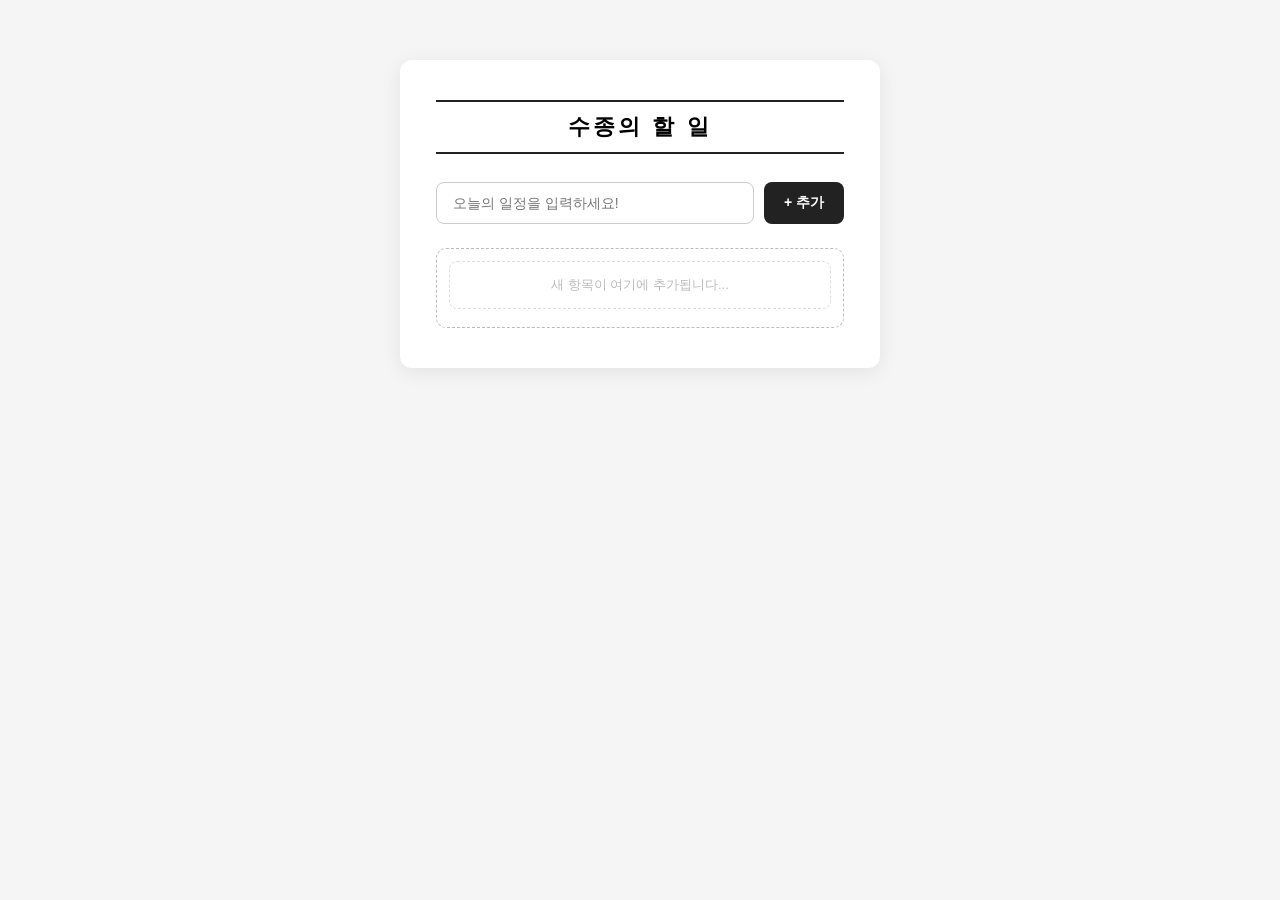
<file: index.html>
<!DOCTYPE html>
<html lang="ko">
<head>
  <meta charset="UTF-8" />
  <meta name="viewport" content="width=device-width, initial-scale=1.0" />
  <title>TODO LIST</title>
  <link rel="stylesheet" href="style.css" />
</head>
<body>
  <div class="container">
    <h1 class="title">수종의 할 일</h1>

    <!-- 입력창 + 추가 버튼 -->
    <div class="input-area">
      <input
        type="text"
        id="todoInput"
        class="todo-input"
        placeholder="오늘의 일정을 입력하세요!"
      />
      <button id="addBtn" class="add-btn">+ 추가</button>
    </div>

    <!-- 할 일 목록 영역 -->
    <ul id="todoList" class="todo-list">
      <!-- 빈 상태 안내 문구 -->
      <li id="emptyMsg" class="empty-msg">새 항목이 여기에 추가됩니다...</li>
    </ul>
  </div>

  <script src="app.js"></script>
</body>
</html>
</file>
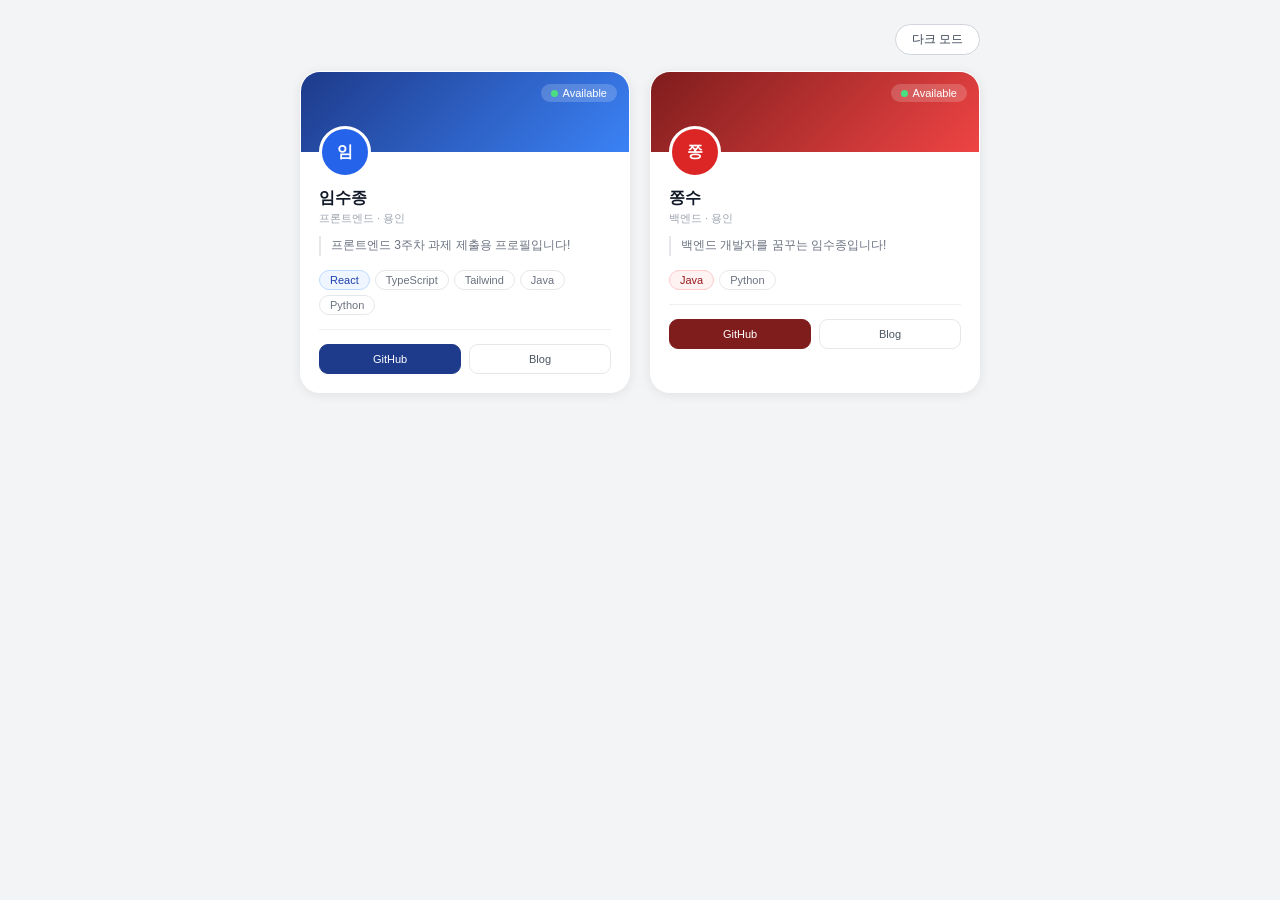
<file: IndexBEMVer.html>
<!DOCTYPE html>
<html lang="ko">
<head>
  <meta charset="UTF-8">
  <meta name="viewport" content="width=device-width, initial-scale=1.0">
  <title>자기소개 카드 — BEM 방식</title>
  <style>

   
       /*
       기본 리셋 & 페이지
       */
   
    *, *::before, *::after { box-sizing: border-box; margin: 0; padding: 0; }

    body {
      font-family: 'Pretendard', 'Apple SD Gothic Neo', sans-serif;
      background-color: #f3f4f6;
      min-height: 100vh;
      padding: 1.5rem;
      transition: background-color 0.3s, color 0.3s;
    }

    body.is-dark {
      background-color: #0f172a;
    }

    /* 
       애니메이션
     */
    @keyframes fadeInUp {
      from { opacity: 0; transform: translateY(28px); }
      to   { opacity: 1; transform: translateY(0); }
    }
    @keyframes popIn {
      from { opacity: 0; transform: translateY(10px) scale(0.85); }
      to   { opacity: 1; transform: translateY(0) scale(1); }
    }
    @keyframes pulse {
      0%, 100% { opacity: 1;    transform: scale(1);   }
      50%       { opacity: 0.45; transform: scale(1.5); }
    }

    /* 
       레이아웃
     */
    .page-header {
      display: flex;
      justify-content: flex-end;
      max-width: 680px;
      margin: 0 auto 1rem;
    }

    .card-grid {
      display: grid;
      grid-template-columns: 1fr;
      gap: 1.25rem;
      max-width: 680px;
      margin: 0 auto;
    }

    /* 데스크탑: 2열 */
    @media (min-width: 560px) {
      .card-grid {
        grid-template-columns: repeat(2, 1fr);
      }
    }

    /* 
       다크모드 토글 버튼  (Block: .toggle-btn)
     */
    .toggle-btn {
      font-size: 12px;
      font-weight: 500;
      padding: 6px 16px;
      border-radius: 999px;
      border: 1px solid #d1d5db;
      background: #ffffff;
      color: #374151;
      cursor: pointer;
      transition: background 0.2s, transform 0.15s;
    }
    .toggle-btn:hover  { background: #f9fafb; }
    .toggle-btn:active { transform: scale(0.96); }

    body.is-dark .toggle-btn {
      background: #1e293b;
      border-color: #334155;
      color: #94a3b8;
    }
    body.is-dark .toggle-btn:hover { background: #273449; }

    /* 
       Block: .card
     */
    .card {
      background: #ffffff;
      border-radius: 20px;
      overflow: hidden;
      border: 1px solid transparent;
      box-shadow: 0 2px 12px rgba(0, 0, 0, 0.08);
      animation: fadeInUp 0.5s cubic-bezier(0.22, 1, 0.36, 1) both;
      transition:
        transform 0.3s cubic-bezier(0.22, 1, 0.36, 1),
        box-shadow 0.3s,
        background 0.3s,
        border-color 0.3s;
    }
    .card:nth-child(2) { animation-delay: 0.1s; }

    .card:hover {
      transform: translateY(-8px);
      box-shadow: 0 18px 40px rgba(0, 0, 0, 0.13);
    }

    /* Modifier: .card--red */
    .card--red .card__banner     { background: linear-gradient(135deg, #7f1d1d, #ef4444); }
    .card--red .card__avatar     { background: #dc2626; }
    .card--red .card__tag--featured {
      background: #fef2f2;
      color: #991b1b;
      border-color: #fecaca;
    }
    .card--red .card__btn--primary {
      background: #7f1d1d;
      border-color: #7f1d1d;
    }
    .card--red .card__btn--primary:hover { background: #dc2626; border-color: #dc2626; }

    /* 다크모드 카드 */
    body.is-dark .card {
      background: #1e293b;
      border-color: #334155;
      box-shadow: 0 2px 16px rgba(0, 0, 0, 0.4);
    }
    body.is-dark .card:hover {
      box-shadow: 0 18px 40px rgba(0, 0, 0, 0.5);
    }

    /* 모바일 카드 레이아웃 */
    @media (max-width: 559px) {
      .card { display: flex; flex-direction: row; border-radius: 16px; }
    }

    /*  Element: .card__banner  */
    .card__banner {
      position: relative;
      height: 80px;
      background: linear-gradient(135deg, #1e3a8a, #3b82f6);
    }

    @media (max-width: 559px) {
      .card__banner {
        width: 80px;
        height: auto;
        min-height: 100%;
        flex-shrink: 0;
      }
    }

    /*  Element: .card__banner-status  */
    .card__banner-status {
      position: absolute;
      top: 12px;
      right: 12px;
      display: flex;
      align-items: center;
      gap: 5px;
      font-size: 11px;
      font-weight: 500;
      color: #ffffff;
      background: rgba(255, 255, 255, 0.18);
      padding: 3px 10px;
      border-radius: 999px;
    }

    @media (max-width: 559px) {
      .card__banner-status { display: none; }
    }

    /*  Element: .card__banner-dot  */
    .card__banner-dot {
      width: 7px;
      height: 7px;
      border-radius: 50%;
      background: #4ade80;
      flex-shrink: 0;
    }

    /* Modifier: .card__banner-dot--pulse */
    .card__banner-dot--pulse {
      animation: pulse 1.8s ease-in-out infinite;
    }

    /*  Element: .card__avatar-wrap  */
    .card__avatar-wrap {
      position: absolute;
      bottom: -26px;
      left: 18px;
      animation: popIn 0.5s 0.2s cubic-bezier(0.22, 1, 0.36, 1) both;
    }

    @media (max-width: 559px) {
      .card__avatar-wrap {
        bottom: auto;
        left: 50%;
        top: 50%;
        transform: translate(-50%, -50%);
        animation: none;
      }
    }

    /*  Element: .card__avatar  */
    .card__avatar {
      width: 52px;
      height: 52px;
      border-radius: 50%;
      border: 3px solid #ffffff;
      background: #2563eb;
      color: #ffffff;
      font-size: 16px;
      font-weight: 700;
      display: flex;
      align-items: center;
      justify-content: center;
      transition: border-color 0.3s;
    }

    body.is-dark .card__avatar { border-color: #1e293b; }

    /*  Element: .card__body  */
    .card__body {
      padding: 36px 18px 18px;
    }

    @media (max-width: 559px) {
      .card__body {
        padding: 14px;
        flex: 1;
        display: flex;
        flex-direction: column;
        justify-content: center;
      }
    }

    /*  Element: .card__name */
    .card__name {
      font-size: 16px;
      font-weight: 700;
      color: #111827;
      margin-bottom: 2px;
      transition: color 0.3s;
    }
    body.is-dark .card__name { color: #f1f5f9; }

    /* Element: .card__role */
    .card__role {
      font-size: 11px;
      color: #9ca3af;
      margin-bottom: 10px;
      transition: color 0.3s;
    }
    body.is-dark .card__role { color: #64748b; }

    /* Element: .card__bio */
    .card__bio {
      font-size: 12px;
      color: #6b7280;
      border-left: 2px solid #e5e7eb;
      padding-left: 10px;
      margin-bottom: 14px;
      line-height: 1.65;
      transition: color 0.3s, border-color 0.3s;
    }
    body.is-dark .card__bio  { color: #94a3b8; border-color: #334155; }

    @media (max-width: 559px) {
      .card__bio { display: none; }
    }

    /* Element: .card__tags */
    .card__tags {
      display: flex;
      flex-wrap: wrap;
      gap: 5px;
      margin-bottom: 14px;
    }

    /* Element: .card__tag */
    .card__tag {
      font-size: 11px;
      font-weight: 500;
      padding: 3px 10px;
      border-radius: 999px;
      border: 1px solid #e5e7eb;
      color: #6b7280;
      cursor: default;
      transition: transform 0.18s, background 0.18s, color 0.18s, border-color 0.18s;
    }
    .card__tag:hover            { transform: scale(1.08); background: #f3f4f6; color: #111827; }
    body.is-dark .card__tag     { border-color: #334155; color: #64748b; }
    body.is-dark .card__tag:hover { background: #273449; color: #e2e8f0; }

    /* Modifier: .card__tag--featured (파란 카드용) */
    .card__tag--featured {
      background: #eff6ff;
      color: #1e40af;
      border-color: #bfdbfe;
    }
    .card__tag--featured:hover  { background: #dbeafe; }
    body.is-dark .card__tag--featured {
      background: rgba(30,58,138,0.4);
      color: #93c5fd;
      border-color: #1d4ed8;
    }

    /* Element: .card__divider */
    .card__divider {
      height: 1px;
      background: #f0f0f0;
      margin-bottom: 14px;
      transition: background 0.3s;
    }
    body.is-dark .card__divider { background: #1e293b; }

    /* Element: .card__buttons */
    .card__buttons {
      display: grid;
      grid-template-columns: 1fr 1fr;
      gap: 8px;
    }

    /* Element: .card__btn */
    .card__btn {
      font-size: 11px;
      font-weight: 500;
      padding: 8px 0;
      border-radius: 9px;
      border: 1px solid #e5e7eb;
      background: transparent;
      color: #4b5563;
      cursor: pointer;
      font-family: inherit;
      transition: transform 0.15s, background 0.18s, color 0.18s,
                  border-color 0.18s, box-shadow 0.18s;
    }
    .card__btn:hover  {
      background: #f5f5f5;
      color: #111827;
      transform: translateY(-2px);
      box-shadow: 0 4px 12px rgba(0, 0, 0, 0.08);
    }
    .card__btn:active { transform: scale(0.96); }

    body.is-dark .card__btn       { border-color: #334155; color: #94a3b8; }
    body.is-dark .card__btn:hover { background: #273449; color: #e2e8f0; }

    /* Modifier: .card__btn--primary (파란 카드 GitHub) */
    .card__btn--primary {
      background: #1e3a8a;
      color: #ffffff;
      border-color: #1e3a8a;
    }
    .card__btn--primary:hover {
      background: #2563eb;
      border-color: #2563eb;
      box-shadow: 0 4px 12px rgba(37, 99, 235, 0.35);
    }
    body.is-dark .card__btn--primary       { background: #1d4ed8; border-color: #1d4ed8; }
    body.is-dark .card__btn--primary:hover { background: #2563eb; border-color: #2563eb; }

  </style>
</head>

<body>

  <!-- 다크모드 토글 -->
  <header class="page-header">
    <button
      class="toggle-btn"
      onclick="document.body.classList.toggle('is-dark');
               this.textContent = document.body.classList.contains('is-dark') ? '☀️ 라이트 모드' : '🌙 다크 모드'">
      다크 모드
    </button>
  </header>

  <main class="card-grid">

    <!-- 카드 1 — 임수종 -->
    <article class="card">

      <div class="card__banner">
        <span class="card__banner-status">
          <span class="card__banner-dot card__banner-dot--pulse"></span>
          Available
        </span>
        <div class="card__avatar-wrap">
          <div class="card__avatar">임</div>
        </div>
      </div>

      <div class="card__body">
        <h2 class="card__name">임수종</h2>
        <p class="card__role">프론트엔드 · 용인</p>
        <p class="card__bio">프론트엔드 3주차 과제 제출용 프로필입니다!</p>

        <div class="card__tags">
          <span class="card__tag card__tag--featured">React</span>
          <span class="card__tag">TypeScript</span>
          <span class="card__tag">Tailwind</span>
          <span class="card__tag">Java</span>
          <span class="card__tag">Python</span>
        </div>

        <div class="card__divider"></div>

        <div class="card__buttons">
          <button class="card__btn card__btn--primary">GitHub</button>
          <button class="card__btn">Blog</button>
        </div>
      </div>

    </article>

    <!-- 카드 2 — 쫑수 (빨간색) -->
    <article class="card card--red">

      <div class="card__banner">
        <span class="card__banner-status">
          <span class="card__banner-dot card__banner-dot--pulse"></span>
          Available
        </span>
        <div class="card__avatar-wrap">
          <div class="card__avatar">쫑</div>
        </div>
      </div>

      <div class="card__body">
        <h2 class="card__name">쫑수</h2>
        <p class="card__role">백엔드 · 용인</p>
        <p class="card__bio">백엔드 개발자를 꿈꾸는 임수종입니다!</p>

        <div class="card__tags">
          <span class="card__tag card__tag--featured">Java</span>
          <span class="card__tag">Python</span>
        </div>

        <div class="card__divider"></div>

        <div class="card__buttons">
          <button class="card__btn card__btn--primary">GitHub</button>
          <button class="card__btn">Blog</button>
        </div>
      </div>

    </article>

  </main>

</body>
</html>
</file>
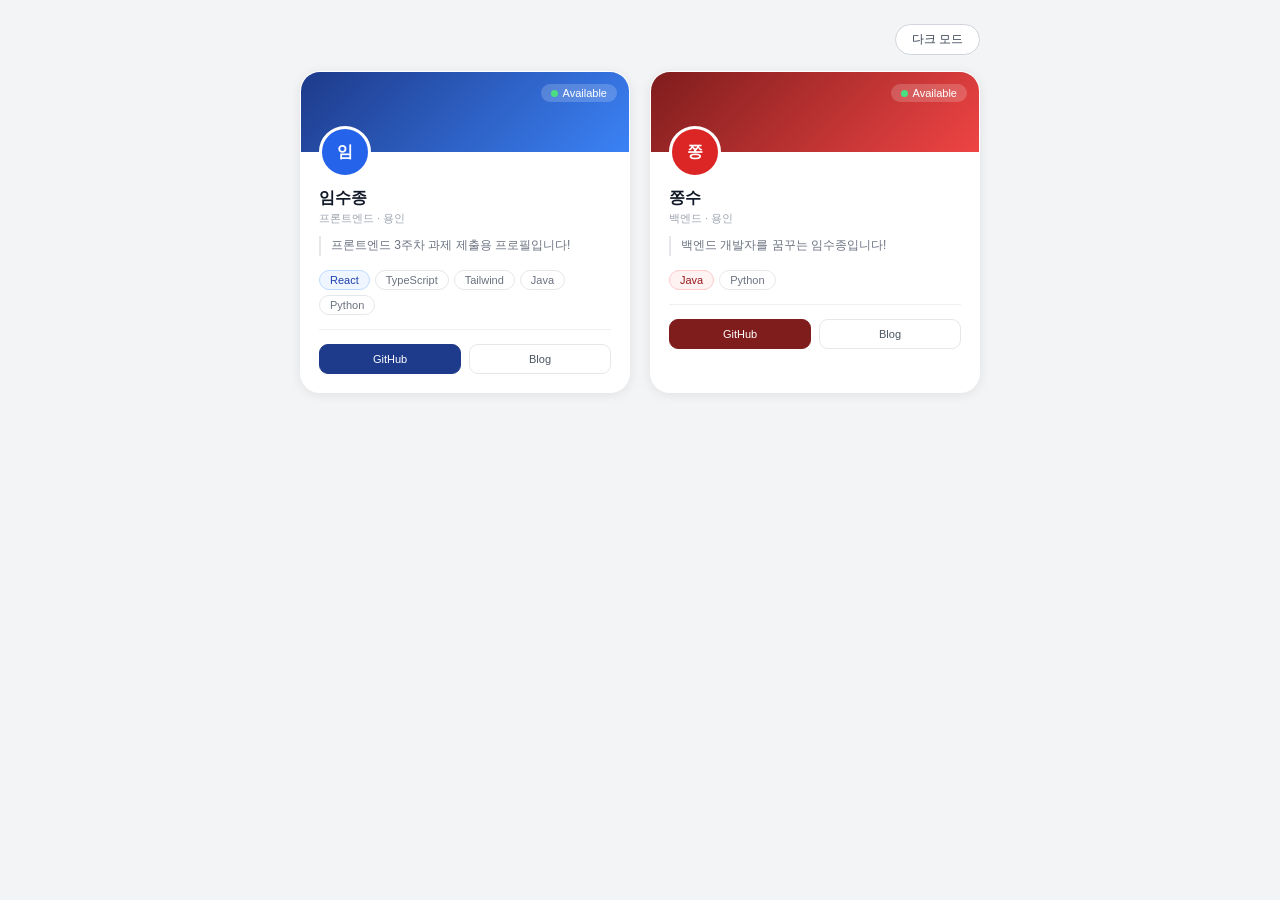
<file: Week3/IndexBEMVer.html>
<!DOCTYPE html>
<html lang="ko">
<head>
  <meta charset="UTF-8">
  <meta name="viewport" content="width=device-width, initial-scale=1.0">
  <title>자기소개 카드 — BEM 방식</title>
  <style>

   
       /*
       기본 리셋 & 페이지
       */
   
    *, *::before, *::after { box-sizing: border-box; margin: 0; padding: 0; }

    body {
      font-family: 'Pretendard', 'Apple SD Gothic Neo', sans-serif;
      background-color: #f3f4f6;
      min-height: 100vh;
      padding: 1.5rem;
      transition: background-color 0.3s, color 0.3s;
    }

    body.is-dark {
      background-color: #0f172a;
    }

    /* 
       애니메이션
     */
    @keyframes fadeInUp {
      from { opacity: 0; transform: translateY(28px); }
      to   { opacity: 1; transform: translateY(0); }
    }
    @keyframes popIn {
      from { opacity: 0; transform: translateY(10px) scale(0.85); }
      to   { opacity: 1; transform: translateY(0) scale(1); }
    }
    @keyframes pulse {
      0%, 100% { opacity: 1;    transform: scale(1);   }
      50%       { opacity: 0.45; transform: scale(1.5); }
    }

    /* 
       레이아웃
     */
    .page-header {
      display: flex;
      justify-content: flex-end;
      max-width: 680px;
      margin: 0 auto 1rem;
    }

    .card-grid {
      display: grid;
      grid-template-columns: 1fr;
      gap: 1.25rem;
      max-width: 680px;
      margin: 0 auto;
    }

    /* 데스크탑: 2열 */
    @media (min-width: 560px) {
      .card-grid {
        grid-template-columns: repeat(2, 1fr);
      }
    }

    /* 
       다크모드 토글 버튼  (Block: .toggle-btn)
     */
    .toggle-btn {
      font-size: 12px;
      font-weight: 500;
      padding: 6px 16px;
      border-radius: 999px;
      border: 1px solid #d1d5db;
      background: #ffffff;
      color: #374151;
      cursor: pointer;
      transition: background 0.2s, transform 0.15s;
    }
    .toggle-btn:hover  { background: #f9fafb; }
    .toggle-btn:active { transform: scale(0.96); }

    body.is-dark .toggle-btn {
      background: #1e293b;
      border-color: #334155;
      color: #94a3b8;
    }
    body.is-dark .toggle-btn:hover { background: #273449; }

    /* 
       Block: .card
     */
    .card {
      background: #ffffff;
      border-radius: 20px;
      overflow: hidden;
      border: 1px solid transparent;
      box-shadow: 0 2px 12px rgba(0, 0, 0, 0.08);
      animation: fadeInUp 0.5s cubic-bezier(0.22, 1, 0.36, 1) both;
      transition:
        transform 0.3s cubic-bezier(0.22, 1, 0.36, 1),
        box-shadow 0.3s,
        background 0.3s,
        border-color 0.3s;
    }
    .card:nth-child(2) { animation-delay: 0.1s; }

    .card:hover {
      transform: translateY(-8px);
      box-shadow: 0 18px 40px rgba(0, 0, 0, 0.13);
    }

    /* Modifier: .card--red */
    .card--red .card__banner     { background: linear-gradient(135deg, #7f1d1d, #ef4444); }
    .card--red .card__avatar     { background: #dc2626; }
    .card--red .card__tag--featured {
      background: #fef2f2;
      color: #991b1b;
      border-color: #fecaca;
    }
    .card--red .card__btn--primary {
      background: #7f1d1d;
      border-color: #7f1d1d;
    }
    .card--red .card__btn--primary:hover { background: #dc2626; border-color: #dc2626; }

    /* 다크모드 카드 */
    body.is-dark .card {
      background: #1e293b;
      border-color: #334155;
      box-shadow: 0 2px 16px rgba(0, 0, 0, 0.4);
    }
    body.is-dark .card:hover {
      box-shadow: 0 18px 40px rgba(0, 0, 0, 0.5);
    }

    /* 모바일 카드 레이아웃 */
    @media (max-width: 559px) {
      .card { display: flex; flex-direction: row; border-radius: 16px; }
    }

    /*  Element: .card__banner  */
    .card__banner {
      position: relative;
      height: 80px;
      background: linear-gradient(135deg, #1e3a8a, #3b82f6);
    }

    @media (max-width: 559px) {
      .card__banner {
        width: 80px;
        height: auto;
        min-height: 100%;
        flex-shrink: 0;
      }
    }

    /*  Element: .card__banner-status  */
    .card__banner-status {
      position: absolute;
      top: 12px;
      right: 12px;
      display: flex;
      align-items: center;
      gap: 5px;
      font-size: 11px;
      font-weight: 500;
      color: #ffffff;
      background: rgba(255, 255, 255, 0.18);
      padding: 3px 10px;
      border-radius: 999px;
    }

    @media (max-width: 559px) {
      .card__banner-status { display: none; }
    }

    /*  Element: .card__banner-dot  */
    .card__banner-dot {
      width: 7px;
      height: 7px;
      border-radius: 50%;
      background: #4ade80;
      flex-shrink: 0;
    }

    /* Modifier: .card__banner-dot--pulse */
    .card__banner-dot--pulse {
      animation: pulse 1.8s ease-in-out infinite;
    }

    /*  Element: .card__avatar-wrap  */
    .card__avatar-wrap {
      position: absolute;
      bottom: -26px;
      left: 18px;
      animation: popIn 0.5s 0.2s cubic-bezier(0.22, 1, 0.36, 1) both;
    }

    @media (max-width: 559px) {
      .card__avatar-wrap {
        bottom: auto;
        left: 50%;
        top: 50%;
        transform: translate(-50%, -50%);
        animation: none;
      }
    }

    /*  Element: .card__avatar  */
    .card__avatar {
      width: 52px;
      height: 52px;
      border-radius: 50%;
      border: 3px solid #ffffff;
      background: #2563eb;
      color: #ffffff;
      font-size: 16px;
      font-weight: 700;
      display: flex;
      align-items: center;
      justify-content: center;
      transition: border-color 0.3s;
    }

    body.is-dark .card__avatar { border-color: #1e293b; }

    /*  Element: .card__body  */
    .card__body {
      padding: 36px 18px 18px;
    }

    @media (max-width: 559px) {
      .card__body {
        padding: 14px;
        flex: 1;
        display: flex;
        flex-direction: column;
        justify-content: center;
      }
    }

    /*  Element: .card__name */
    .card__name {
      font-size: 16px;
      font-weight: 700;
      color: #111827;
      margin-bottom: 2px;
      transition: color 0.3s;
    }
    body.is-dark .card__name { color: #f1f5f9; }

    /* Element: .card__role */
    .card__role {
      font-size: 11px;
      color: #9ca3af;
      margin-bottom: 10px;
      transition: color 0.3s;
    }
    body.is-dark .card__role { color: #64748b; }

    /* Element: .card__bio */
    .card__bio {
      font-size: 12px;
      color: #6b7280;
      border-left: 2px solid #e5e7eb;
      padding-left: 10px;
      margin-bottom: 14px;
      line-height: 1.65;
      transition: color 0.3s, border-color 0.3s;
    }
    body.is-dark .card__bio  { color: #94a3b8; border-color: #334155; }

    @media (max-width: 559px) {
      .card__bio { display: none; }
    }

    /* Element: .card__tags */
    .card__tags {
      display: flex;
      flex-wrap: wrap;
      gap: 5px;
      margin-bottom: 14px;
    }

    /* Element: .card__tag */
    .card__tag {
      font-size: 11px;
      font-weight: 500;
      padding: 3px 10px;
      border-radius: 999px;
      border: 1px solid #e5e7eb;
      color: #6b7280;
      cursor: default;
      transition: transform 0.18s, background 0.18s, color 0.18s, border-color 0.18s;
    }
    .card__tag:hover            { transform: scale(1.08); background: #f3f4f6; color: #111827; }
    body.is-dark .card__tag     { border-color: #334155; color: #64748b; }
    body.is-dark .card__tag:hover { background: #273449; color: #e2e8f0; }

    /* Modifier: .card__tag--featured (파란 카드용) */
    .card__tag--featured {
      background: #eff6ff;
      color: #1e40af;
      border-color: #bfdbfe;
    }
    .card__tag--featured:hover  { background: #dbeafe; }
    body.is-dark .card__tag--featured {
      background: rgba(30,58,138,0.4);
      color: #93c5fd;
      border-color: #1d4ed8;
    }

    /* Element: .card__divider */
    .card__divider {
      height: 1px;
      background: #f0f0f0;
      margin-bottom: 14px;
      transition: background 0.3s;
    }
    body.is-dark .card__divider { background: #1e293b; }

    /* Element: .card__buttons */
    .card__buttons {
      display: grid;
      grid-template-columns: 1fr 1fr;
      gap: 8px;
    }

    /* Element: .card__btn */
    .card__btn {
      font-size: 11px;
      font-weight: 500;
      padding: 8px 0;
      border-radius: 9px;
      border: 1px solid #e5e7eb;
      background: transparent;
      color: #4b5563;
      cursor: pointer;
      font-family: inherit;
      transition: transform 0.15s, background 0.18s, color 0.18s,
                  border-color 0.18s, box-shadow 0.18s;
    }
    .card__btn:hover  {
      background: #f5f5f5;
      color: #111827;
      transform: translateY(-2px);
      box-shadow: 0 4px 12px rgba(0, 0, 0, 0.08);
    }
    .card__btn:active { transform: scale(0.96); }

    body.is-dark .card__btn       { border-color: #334155; color: #94a3b8; }
    body.is-dark .card__btn:hover { background: #273449; color: #e2e8f0; }

    /* Modifier: .card__btn--primary (파란 카드 GitHub) */
    .card__btn--primary {
      background: #1e3a8a;
      color: #ffffff;
      border-color: #1e3a8a;
    }
    .card__btn--primary:hover {
      background: #2563eb;
      border-color: #2563eb;
      box-shadow: 0 4px 12px rgba(37, 99, 235, 0.35);
    }
    body.is-dark .card__btn--primary       { background: #1d4ed8; border-color: #1d4ed8; }
    body.is-dark .card__btn--primary:hover { background: #2563eb; border-color: #2563eb; }

  </style>
</head>

<body>

  <!-- 다크모드 토글 -->
  <header class="page-header">
    <button
      class="toggle-btn"
      onclick="document.body.classList.toggle('is-dark');
               this.textContent = document.body.classList.contains('is-dark') ? '☀️ 라이트 모드' : '🌙 다크 모드'">
      다크 모드
    </button>
  </header>

  <main class="card-grid">

    <!-- 카드 1 — 임수종 -->
    <article class="card">

      <div class="card__banner">
        <span class="card__banner-status">
          <span class="card__banner-dot card__banner-dot--pulse"></span>
          Available
        </span>
        <div class="card__avatar-wrap">
          <div class="card__avatar">임</div>
        </div>
      </div>

      <div class="card__body">
        <h2 class="card__name">임수종</h2>
        <p class="card__role">프론트엔드 · 용인</p>
        <p class="card__bio">프론트엔드 3주차 과제 제출용 프로필입니다!</p>

        <div class="card__tags">
          <span class="card__tag card__tag--featured">React</span>
          <span class="card__tag">TypeScript</span>
          <span class="card__tag">Tailwind</span>
          <span class="card__tag">Java</span>
          <span class="card__tag">Python</span>
        </div>

        <div class="card__divider"></div>

        <div class="card__buttons">
          <button class="card__btn card__btn--primary">GitHub</button>
          <button class="card__btn">Blog</button>
        </div>
      </div>

    </article>

    <!-- 카드 2 — 쫑수 (빨간색) -->
    <article class="card card--red">

      <div class="card__banner">
        <span class="card__banner-status">
          <span class="card__banner-dot card__banner-dot--pulse"></span>
          Available
        </span>
        <div class="card__avatar-wrap">
          <div class="card__avatar">쫑</div>
        </div>
      </div>

      <div class="card__body">
        <h2 class="card__name">쫑수</h2>
        <p class="card__role">백엔드 · 용인</p>
        <p class="card__bio">백엔드 개발자를 꿈꾸는 임수종입니다!</p>

        <div class="card__tags">
          <span class="card__tag card__tag--featured">Java</span>
          <span class="card__tag">Python</span>
        </div>

        <div class="card__divider"></div>

        <div class="card__buttons">
          <button class="card__btn card__btn--primary">GitHub</button>
          <button class="card__btn">Blog</button>
        </div>
      </div>

    </article>

  </main>

</body>
</html>
</file>
<file: style.css>
/* 리셋 & 기본 설정 */
*, *::before, *::after {
  box-sizing: border-box;
  margin: 0;
  padding: 0;
}

body {
  font-family: 'Apple SD Gothic Neo', 'Malgun Gothic', sans-serif;
  background-color: #f5f5f5;
  display: flex;
  justify-content: center;
  align-items: flex-start;
  min-height: 100vh;
  padding: 60px 16px;
}

/* 카드 컨테이너 */
/*카드 배경, 모서리, 카드 그림자 추가, 카드 내부 여백 패딩,
카드 최대 크기 설정 */
.container {
  background: #fff;
  border-radius: 12px;
  box-shadow: 0 4px 20px rgba(0, 0, 0, 0.08);
  padding: 40px 36px;
  width: 100%;
  max-width: 480px;
}

/* 제목 */
/* 텍스트를 가운데 정렬, 크게, 굵기, 글자 간격,
제목 위 아래 선 추가, 선과 텍스트 사이에 간격 확보*/
.title {
  text-align: center;
  font-size: 22px;
  font-weight: 800;
  letter-spacing: 3px;
  border-top: 2px solid #222;
  border-bottom: 2px solid #222;
  padding: 10px 0;
  margin-bottom: 28px;
}

/* 입력 영역 */
/* 
- flexbox로 input과 button을 가로로 나란히 배치,
- 요소들 사이사이 간격 10px로 설정.
- 입력 영역과 목록영역 사이 간격 24px
- 입력창 디자인 : 연한 회색 테두리, 모서리 둥글게, 입력 텍스트 크기 14px,
  포커스시 브라우저 기본의 파란 아웃라인 제거함,
  경계선 색깔 0.2초동안 부드럽게 transition */
.input-area {
  display: flex;
  gap: 10px;
  margin-bottom: 24px;
}

.todo-input {
  flex: 1;
  padding: 12px 16px;
  border: 1.5px solid #ccc;
  border-radius: 8px;
  font-size: 14px;
  outline: none;
  transition: border-color 0.2s;
}

.todo-input:focus {
  border-color: #222;
}
/* 
button에 적용시킬점
- 버튼 색 검정색
- 텍스트 흰색
- 기본 테두리 제거, 모서리 둥글게, 크기 및 굵기 설정
- 마우스 올리면 손가락 cursor로 변경됨.
- 텍스트 줄바꿈 방지
- 배경색, 크기 변화에 전환 효과 0.2, 0.1초씩 적용 */
.add-btn {
  padding: 12px 20px;
  background-color: #222;
  color: #fff;
  border: none;
  border-radius: 8px;
  font-size: 14px;
  font-weight: 700;
  cursor: pointer;
  white-space: nowrap;
  transition: background-color 0.2s, transform 0.1s;
}

.add-btn:hover {
  background-color: #444;
}
 /* 버튼을 클릭하고 있을떄 줄어들면서 눌러지는 느낌 표현.*/
.add-btn:active {
  transform: scale(0.97);
}

/* 할 일 목록 영역 */
.todo-list {
  list-style: none;
  border: 1.5px dashed #bbb;
  border-radius: 10px;
  padding: 12px;
  min-height: 80px;
  display: flex;
  flex-direction: column;
  gap: 10px;
}

/* 빈 상태 안내 문구 */
.empty-msg {
  color: #bbb;
  font-size: 13px;
  text-align: center;
  border: 1.5px dashed #ddd;
  border-radius: 8px;
  padding: 14px;
  pointer-events: none;
}

/* 개별 할 일 항목 */
.todo-item {
  display: flex;
  align-items: center;
  gap: 12px;
  background: #fff;
  border: 1.5px solid #ddd;
  border-radius: 8px;
  padding: 12px 14px;
  transition: background-color 0.2s;
  animation: slideIn 0.2s ease;
}
 /*
 애니메이션 
 - 시작단계 : 완전 투명, 위쪽으로 6px 올라가있는 상태
 - 종료단계 : 완전 불투명, 원래 위치로 복귀
 -> 위에서 내려오면서 나타내는 효과 */
@keyframes slideIn {
  from { opacity: 0; transform: translateY(-6px); }
  to   { opacity: 1; transform: translateY(0); }
}

/* 체크박스 */
.todo-item input[type="checkbox"] {
  width: 20px;
  height: 20px;
  accent-color: #222;
  cursor: pointer;
  flex-shrink: 0;
}

/* 할 일 텍스트 */
.todo-text {
  flex: 1;
  font-size: 15px;
  color: #222;
  transition: color 0.2s;
}

/* 완료 상태 */
.todo-item.done {
  background-color: #f0f0f0;
}

.todo-item.done .todo-text {
  text-decoration: line-through;
  color: #aaa;
}

/* 삭제 버튼 */
.delete-btn {
  padding: 6px 12px;
  background: #fff;
  border: 1.5px solid #ccc;
  border-radius: 6px;
  font-size: 13px;
  color: #555;
  cursor: pointer;
  transition: border-color 0.2s, color 0.2s;
  flex-shrink: 0;
}
 /* 삭제 버튼에 마우스 올리면 테두리 빨간색으로 변경. */
.delete-btn:hover {
  border-color: #e00;
  color: #e00;
}
</file>
